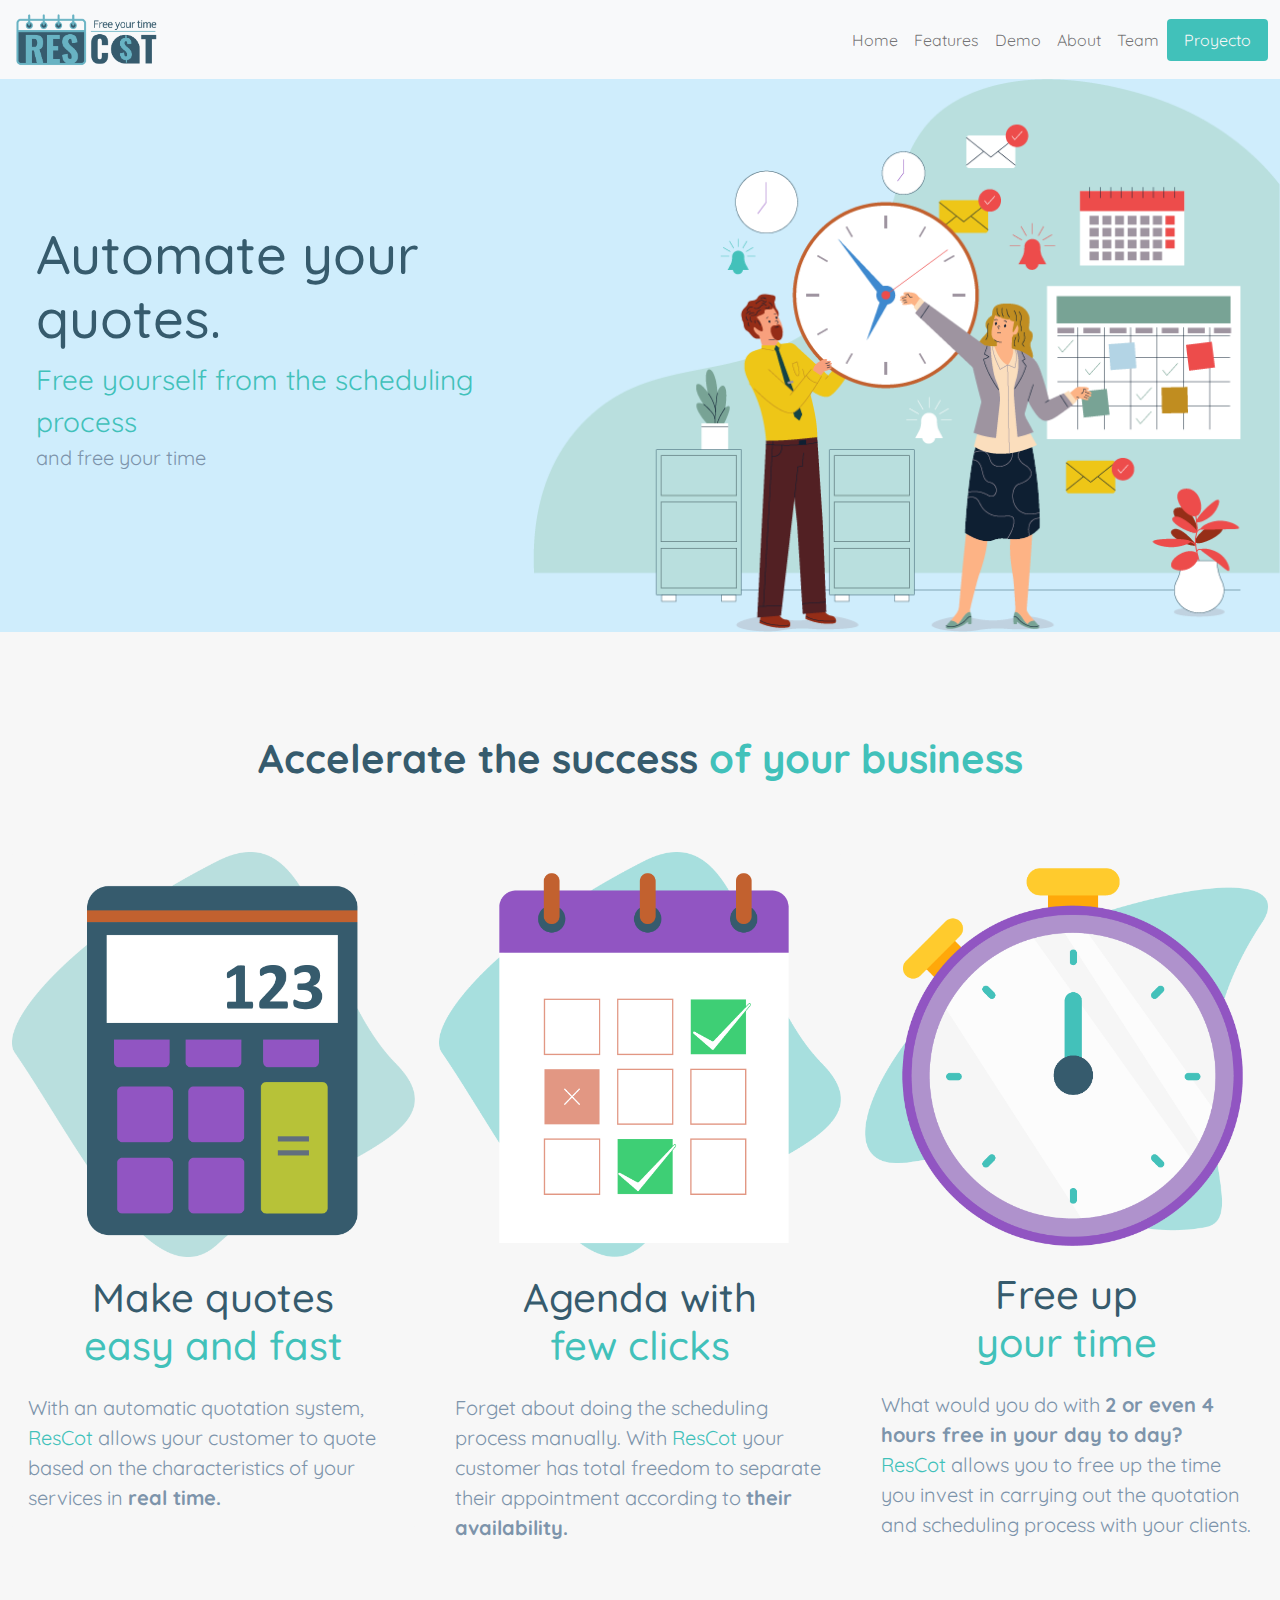
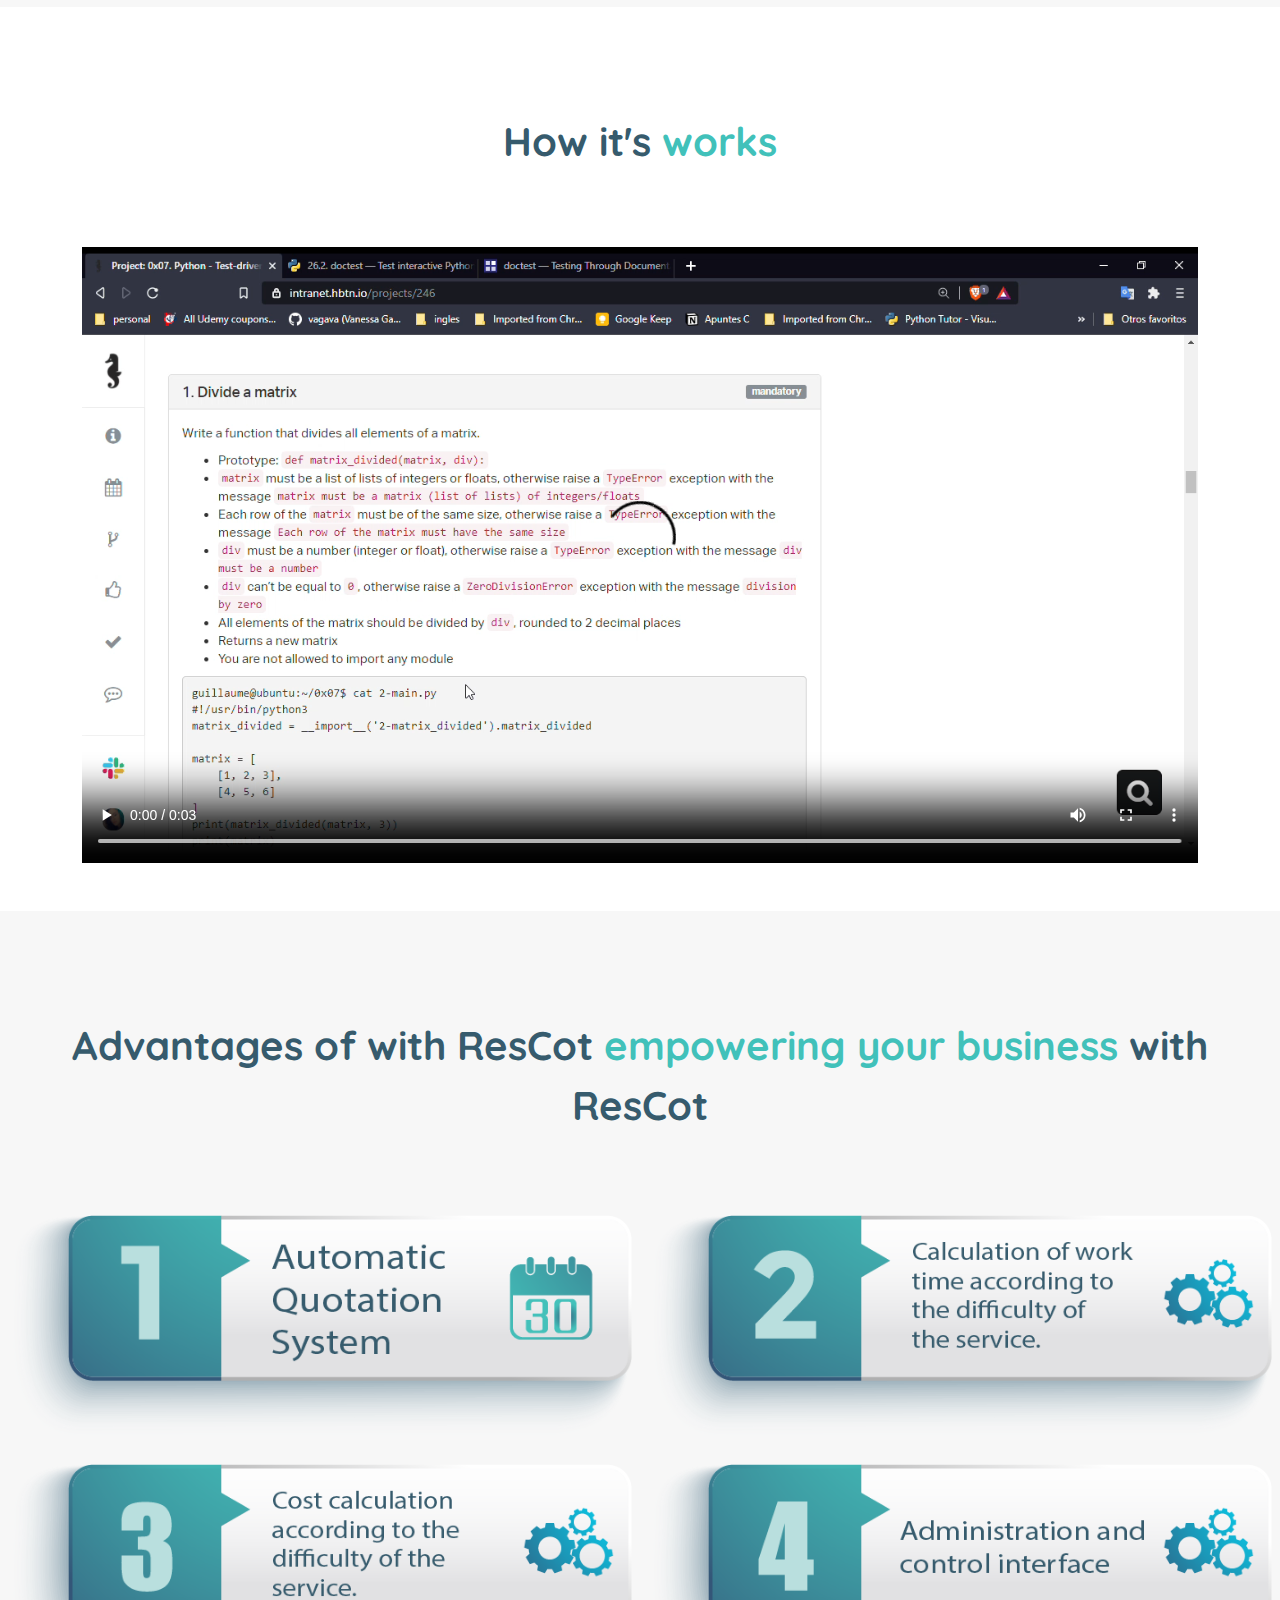
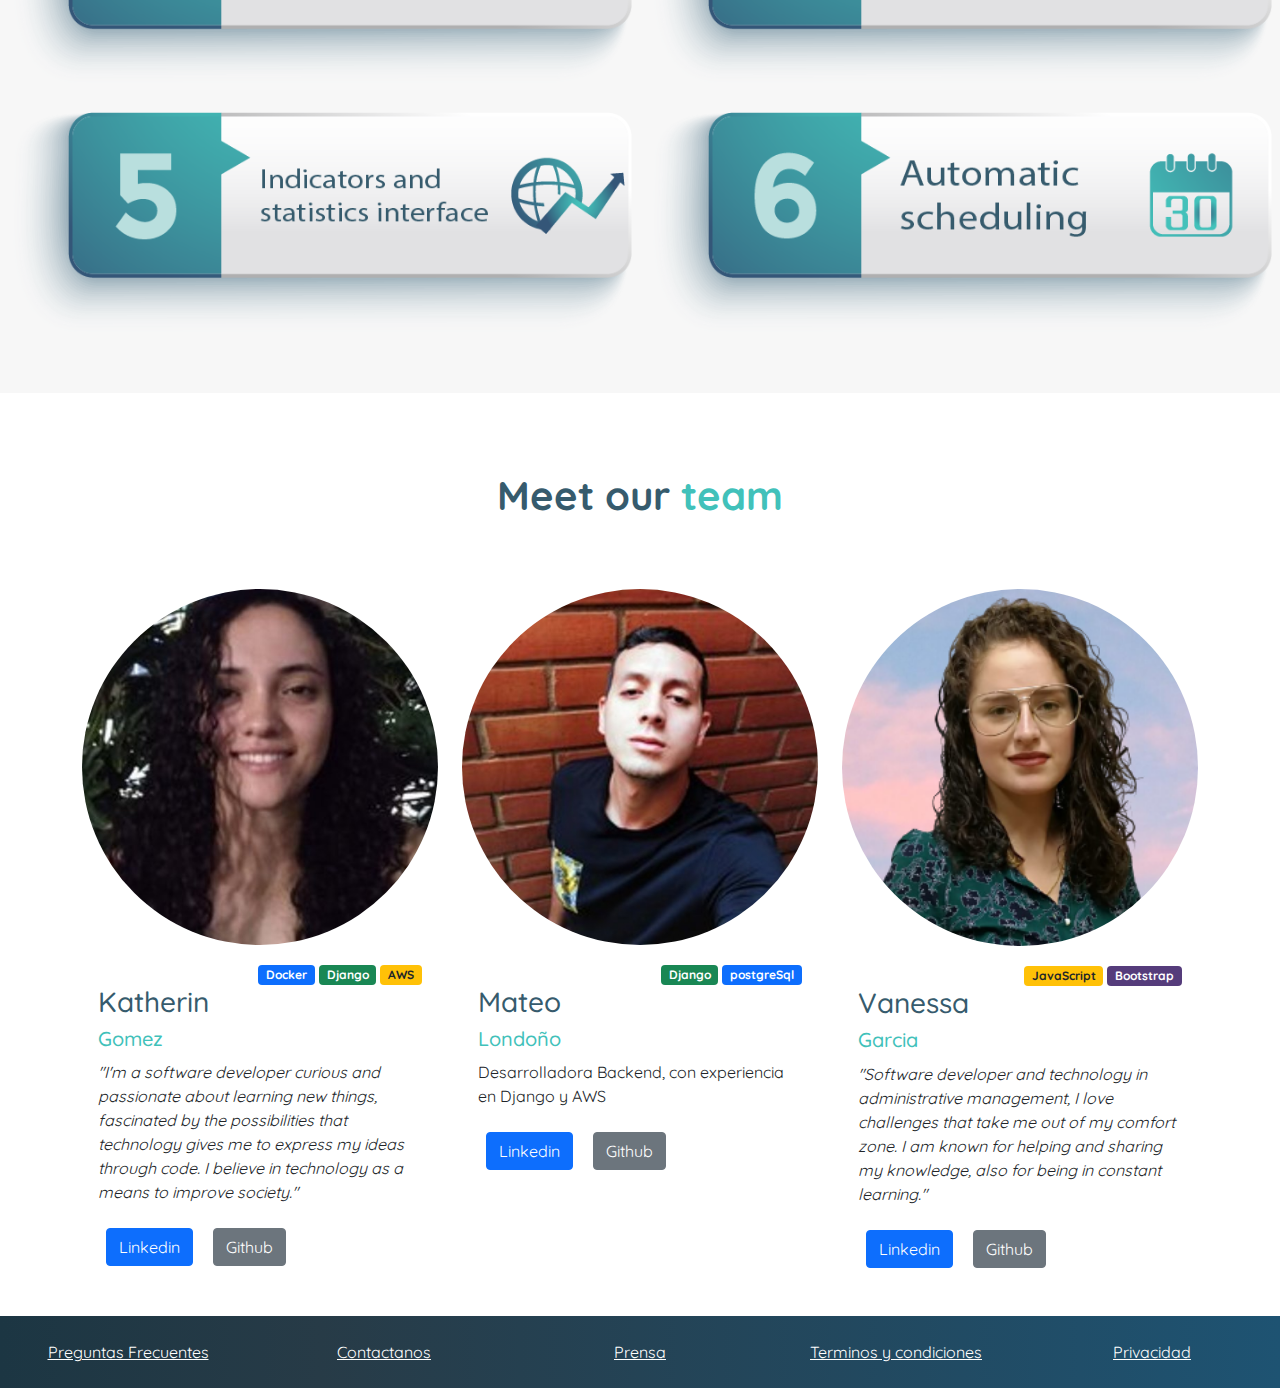
<file: front/index.html>
<!DOCTYPE html>
<html lang="en">
  <head>
    <!-- Required meta tags -->
    <meta charset="UTF-8" />
    <meta http-equiv="X-UA-Compatible" content="IE=edge" />
    <meta
      name="viewport"
      content="width=device-width, initial-scale=1.0, shrink-to-fit=no"
    />
    <!-- Bootstrap CSS -->
    <link
      rel="stylesheet"
      href="./css/custom.css"
    />
    <link rel="preconnect" href="https://fonts.googleapis.com">
    <link rel="preconnect" href="https://fonts.gstatic.com" crossorigin>
    <link href="https://fonts.googleapis.com/css2?family=Quicksand:wght@300;500;700&display=swap" rel="stylesheet">
    <!-- Local CSS -->
    <link rel="stylesheet" href="./css/styles.css" />
    <link rel="shortcut icon" href="/images/logo/logo-sin-fondo/logo_simbolo_80x80px.png">
    <title>ResCot</title>
  </head>
  <body data-bs-spy="scroll" data-bs-target="#navbar" data-bs-offset="101">
    <!-- Header-->
    <!--Navbar-->
    <nav
      id="header"
      class="navbar navbar-expand-lg navbar-light bg-light sticky-top"
    >
      <div class="container-fluid">
        <a class="navbar-brand" href="#main">
          <img
            src="images/logo/la_descontrolada_de_mateo.png"
            alt="Logo rescot"
          />
        </a>
        <button
        class="navbar-toggler"
        type="button"
        data-bs-toggle="collapse"
        data-bs-target="#navbar"
        aria-controls="navbar"
        aria-expanded="false"
        aria-label="Toggle navigation">
          <span class="navbar-toggler-icon"></span>
        </button>
        <div class="collapse navbar-collapse" id="navbar">
          <ul class="navbar-nav ms-auto my-2">
            <li class="nav-item">
              <a class="nav-link" href="#main"
                >Home<span class="sr-only"></span></a
              >
            </li>
            <li class="nav-item">
              <a class="nav-link" href="#features">Features</a>
            </li>
            <li class="nav-item">
              <a class="nav-link" href="#demo">Demo</a>
            </li>
            <li class="nav-item">
              <a class="nav-link" href="#about">About</a>
            </li>
            <li class="nav-item">
              <a class="nav-link" href="#team">Team</a>
            </li>
          </ul>
          <form class="form-inline my-3 my-lg-0">
            <a class="nav-link btn btn-rescot my-2 my-sm-0" href="quotation.html">Proyecto</a>
          </form>
        </div>
      </div>
    </nav>
    <!--end Navbar-->
    <!-- End header-->
    <!--main-->
    <main id="main">
      <div class="container-fluid">
        <div class="row">
          <div class="col-12 col-md-5 d-flex align-items-center">
            <div class="container-fluid">
              <h1 class="darkColor">
                Automate your quotes.<br></h1>
              <span class="BlueColor text-center fs-3">Free yourself from the scheduling process</span>
              <p class="third-text fs-5">and free your time</p>
          </div>
          </div>
          <div class="col-12 col-md-7 p-0">
            <img src="images/principal-sin-fondo.png" class="img-fluid w-100" alt="...">
          </div>
        </div>
      </div>
    </main>
    <!--End main-->
    <!--Features-->
    <section id="features" class="py-sm-3 py-md-5">
      <div class="container-fluid">
        <div class="row">
          <div class="col-12 text-center p-sm-5 p-md-5">
            <p class="first-text fw-bold fs-1">
              Accelerate the success <span class="second-text text-center fs-1">of your business</span></p>
          </div>
        </div>
        <!--Cards-->
        <div class="row">
          <div class="col-12 col-md-4">
            <div class="card" >
              <img class="card-img-top p-5 p-md-0" src="images/calculadora.png" alt="calculadora">
              <div class="card-body">
                <h1 class="text-center first-text">Make quotes<br><span class="second-text"> easy and fast</h1></span>
                <p class="card-text third-text pt-3 fs-5">With an automatic quotation system, <span class="second-text">ResCot</span> allows your customer to quote based on the characteristics of your services in <span class="fw-bold">real time.</span></p>
              </div>
            </div>
          </div>
          <div class="col-12  col-md-4">
            <div class="card">
              <img class="card-img-top rounded p-5 p-md-0" src="images/calendario.png" alt="Agenda">
              <div class="card-body">
                <h1 class="text-center first-text">Agenda with <br><span class="second-text">few clicks</h1></span>
                <p class="card-text third-text pt-3 fs-5">Forget about doing the scheduling process manually. With <span class="second-text">ResCot</span> your customer has total freedom to separate their appointment according to <span class="fw-bold">their availability.</span></p>
              </div>
            </div>
          </div>
          <div class="col-12 col-md-4 pt-3">
            <div class="card">
              <img class="card-img-top p-5 p-md-0" src="images/reloj.png" alt="tiempo">
              <div class="card-body">
                <h1 class="text-center first-text pt-2">Free up <br><span class="second-text">your time</h1></span>
                <p class="card-text third-text pt-3 fs-5">What would you do with <span class="fw-bold">2 or even 4 hours free in your day to day?</span> <br>
                  <span class="second-text">ResCot</span> allows you to free up the time you invest in carrying out the quotation and scheduling process with your clients.</p>
              </div>
            </div>
          </div>
        </div>
      </div>
    </section>

    <!--End Features-->
    <!--Demo-->
    <section id="demo" class="py-sm-1 py-md-5">
      <div class="row mt-sm-1 mt-md-2">
        <div class="col-12 text-center p-sm-1 p-md-5">
          <p class="first-text fw-bold fs-1">
            How it's <span class="second-text text-center fs-1">works</span>
          </p>
        </div>
      </div>
      <div class="container">
        <div class="ratio ratio-16x9">
          <video class="embed-responsive-item" src="images/Project_ 0x07. Python - Test-driven development _ Holberton Intranet - Brave 2021-05-24 21-43-46.mp4" controls></video>
        </div>
      </div>
    </section>
    <!-- End Demo-->
    <!--Motivacion-->
    <section id="about" class="container-fluid py-sm-2 py-md-5">
      <div class="row mt-sm-2 mt-md-2">
        <div class="col-12 text-center p-sm-2 p-md-5">
          <p class="first-text fw-bold fs-1">
            Advantages of with ResCot
            <span class="second-text text-center fs-1">empowering your business</span>
            with ResCot
          </p>
        </div>
      </div>
      <div class="row mt-sm-1 mt-md-2">
        <div class="col-12 col-md-6 text-center p-sm-1 p-md-2">
            <img src="./images/1-Automatic-quotation-system.png"
            alt="1 Automatic quotation system"
            class="w-100 px-3 p-md-0">
        </div>
        <div class="col-12 col-md-6 text-center p-sm-1 p-md-2">
          <img src="./images/2-Calculation-of-work-time-according-to-the-difficulty-of-the-service..png"
          alt="1 Automatic quotation system"
          class="w-100 px-3 p-md-0">
        </div>
      </div>
      <div class="row mt-sm-1 mt-md-2">
        <div class="col-12 col-md-6 text-center p-sm-1 p-md-2">
          <img src="./images/3-Cost-calculation-according-to-th- difficulty-of-the-service..png"
          alt="1 Automatic quotation system"
          class="w-100 px-3 p-md-0">
        </div>
        <div class="col-12 col-md-6 text-center p-sm-1 p-md-2">
          <img src="./images/4-Administration-and-control-interface.png"
          alt="1 Automatic quotation system"
          class="w-100 px-3 p-md-0">
        </div>
      </div>
      <div class="row mt-sm-1 mt-md-2">
        <div class="col-12 col-md-6 text-center p-sm-1 p-md-2">
          <img src="./images/5-Indicators-an- statistics-interface.png"
          alt="1 Automatic quotation system"
          class="w-100 px-3 p-md-0">
        </div>
        <div class="col-12 col-md-6 text-center p-sm-1 p-md-2">
          <img src="./images/6-Automatic-scheduling.png"
          alt="1 Automatic quotation system"
          class="w-100 px-3 p-md-0">
        </div>
      </div>
    </section>
    <!--End motivacion-->

    <!-- Team-->
    <section id="team" class="mt-sm-2 mt-md-4">
      <div class="container">
        <div class="row">
          <div class="col-12 text-center p-md-2 p-md-5">
            <p class="first-text fw-bold fs-1">
            Meet our <span class="second-text text-center fs-1">team</span>
          </p>
          </div>
        </div>
        <!--Cards-->
        <div class="row">
          <div class="col-10 offset-1 col-sm-4 offset-sm-0 col-sm-4 offset-sm-0 col-md-4 mb-4" id="katherin">
            <div class="card">
              <img
                class="rounded-circle px-5 px-md-0"
                src="images/team/Katherin_Gomez.jpg"
                alt="fotode Katherin_Gomez"
              />
              <div class="card-body">
                <div class="badges text-end">
                  <span class="badge bg-primary">Docker</span>
                  <span class="badge bg-success">Django</span>
                  <spam class="badge bg-warning text-dark">AWS</spam>
                </div>
                <h3 class="card-title first-text">Katherin<br><span class="second-text fs-5">Gomez</span></h3>
                <p class="card-text fst-italic">
                  "I'm a software developer curious and passionate about learning new things,
                  fascinated by the possibilities that technology gives me to express my ideas through code.
                  I believe in technology as a means to improve society."
                </p>
                <a href="https://www.linkedin.com/in/devkatherigomez/" class="btn btn-primary m-2" target="_blank">Linkedin</a>
                <a href="https://github.com/katgzco" class="btn btn-secondary m-2" target="_blank">Github</a>
              </div>
            </div>
          </div>
          <div class="col-10 offset-1  col-sm-4 offset-sm-0 col-md-4 mb-4" id="Mateo">
            <div class="card">
              <img
                class="rounded-circle px-5 px-md-0"
                src="images/team/Mateo_londono.jpg"
                alt="fotode Mateo_londono"
              />
              <div class="card-body">
                <div class="badges text-end">
                  <span class="badge bg-success">Django</span>
                  <spam class="badge bg-primary">postgreSql</spam>
                </div>
                <h3 class="card-title first-text">Mateo<br><span class="second-text fs-5">Londoño</span></h3>
                <p class="card-text">
                  Desarrolladora Backend, con experiencia en Django y AWS
                </p>
                <a href="https://www.linkedin.com/in/mateo-londoño-urrea/" class="btn btn-primary m-2" target="_blank">Linkedin</a>
                <a href="https://github.com/Matteo-lu" class="btn btn-secondary m-2" target="_blank">Github</a>
              </div>
            </div>
          </div>
          <div class="col-10 offset-1  col-sm-4 offset-sm-0 col-md-4 mb-4" id="Vanessa">
            <div class="card">
              <img
                class="rounded-circle px-5 px-md-0"
                src="images/team/Vanessa_Garcia.png"
                alt="fotode Vanessa_Garcia"
              />
              <div class="card-body">
                <div class="badges text-end">
                  <span class="badge bg-warning text-dark">JavaScript</span>
                  <spam class="badge bg-primary" id="bootstrap"
                    >Bootstrap</spam
                  >
                </div>
                <h3 class="card-title first-text">Vanessa<br><span class="second-text fs-5">Garcia</span></h3>
                <p class="card-text fst-italic">
                  "Software developer and technology in administrative management,
                  I love challenges that take me out of my comfort zone. I am known
                  for helping and sharing my knowledge, also for being in constant
                  learning."
                </p>
                <div class="">
                  <a href="https://www.linkedin.com/in/vanessa-sofware-developer/" class="btn btn-primary m-2" target="_blank">Linkedin</a>
                  <a href="https://github.com/vagava" class="btn btn-secondary m-2" target="_blank">Github</a>
                </div>
              </div>
            </div>
          </div>
        </div>
        <!--End Cards-->
      </div>
    </section>
    <!-- End Team -->

    <!--footer-->
    <footer id="footer" class="pb-4 pt-4">
      <div class="container-fluid">
        <div class="row text-center">
          <div class="col-12 col-lg">
            <a href="#">Preguntas Frecuentes</a>
          </div>
          <div class="col-12 col-lg">
            <a href="#">Contactanos</a>
          </div>
          <div class="col-12 col-lg">
            <a href="#">Prensa</a>
          </div>
          <div class="col-12 col-lg">
            <a href="#">Terminos y condiciones</a>
          </div>
          <div class="col-12 col-lg">
            <a href="#">Privacidad</a>
          </div>
        </div>
      </div>
    </footer>
    <!-- end footer-->
    <!-- Modal -->
    <div
      class="modal fade"
      id="modal-registro"
      tabindex="-1"
      role="dialog"
      aria-labelledby="exampleModalCenterTitle"
      aria-hidden="true"
    >
      <div class="modal-dialog modal-dialog-centered" role="document">
        <div class="modal-content">
          <div class="modal-header">
            <h5 class="modal-title" id="exampleModalLongTitle">Registrate</h5>
            <button
              type="button"
              class="close"
              data-dismiss="modal"
              aria-label="Close"
            >
              <span aria-hidden="true">&times;</span>
            </button>
          </div>
          <div class="modal-body">
            <form>
              <div class="form-row">
                <div class="form-group col">
                  <div class="input-group mb-3">
                    <div class="input-group-prepend">
                      <span class="input-group-text" id="basic-addon1">@</span>
                    </div>
                    <input
                      type="text"
                      class="form-control"
                      placeholder="Username"
                      aria-label="Username"
                      aria-describedby="basic-addon1"
                    />
                  </div>
                </div>
              </div>
            </form>
            <div class="alert alert-warning" role="alert">
              Recibiras un correo de confirmacion.
            </div>
          </div>
          <div class="modal-footer">
            <button
              type="button"
              class="btn btn-secondary"
              data-dismiss="modal"
            >
              Close
            </button>
            <button type="button" class="btn btn-rescot">Enviar</button>
          </div>
        </div>
      </div>
    </div>
    <!-- Separate Popper and Bootstrap JS -->
    <!---->
    <script src="https://cdn.jsdelivr.net/npm/@popperjs/core@2.9.2/dist/umd/popper.min.js" integrity="sha384-IQsoLXl5PILFhosVNubq5LC7Qb9DXgDA9i+tQ8Zj3iwWAwPtgFTxbJ8NT4GN1R8p" crossorigin="anonymous"></script>
    <script src="https://cdn.jsdelivr.net/npm/bootstrap@5.0.2/dist/js/bootstrap.min.js" integrity="sha384-cVKIPhGWiC2Al4u+LWgxfKTRIcfu0JTxR+EQDz/bgldoEyl4H0zUF0QKbrJ0EcQF" crossorigin="anonymous"></script>
    <!-- JavaScript -->
  </body>
</html>
</file>
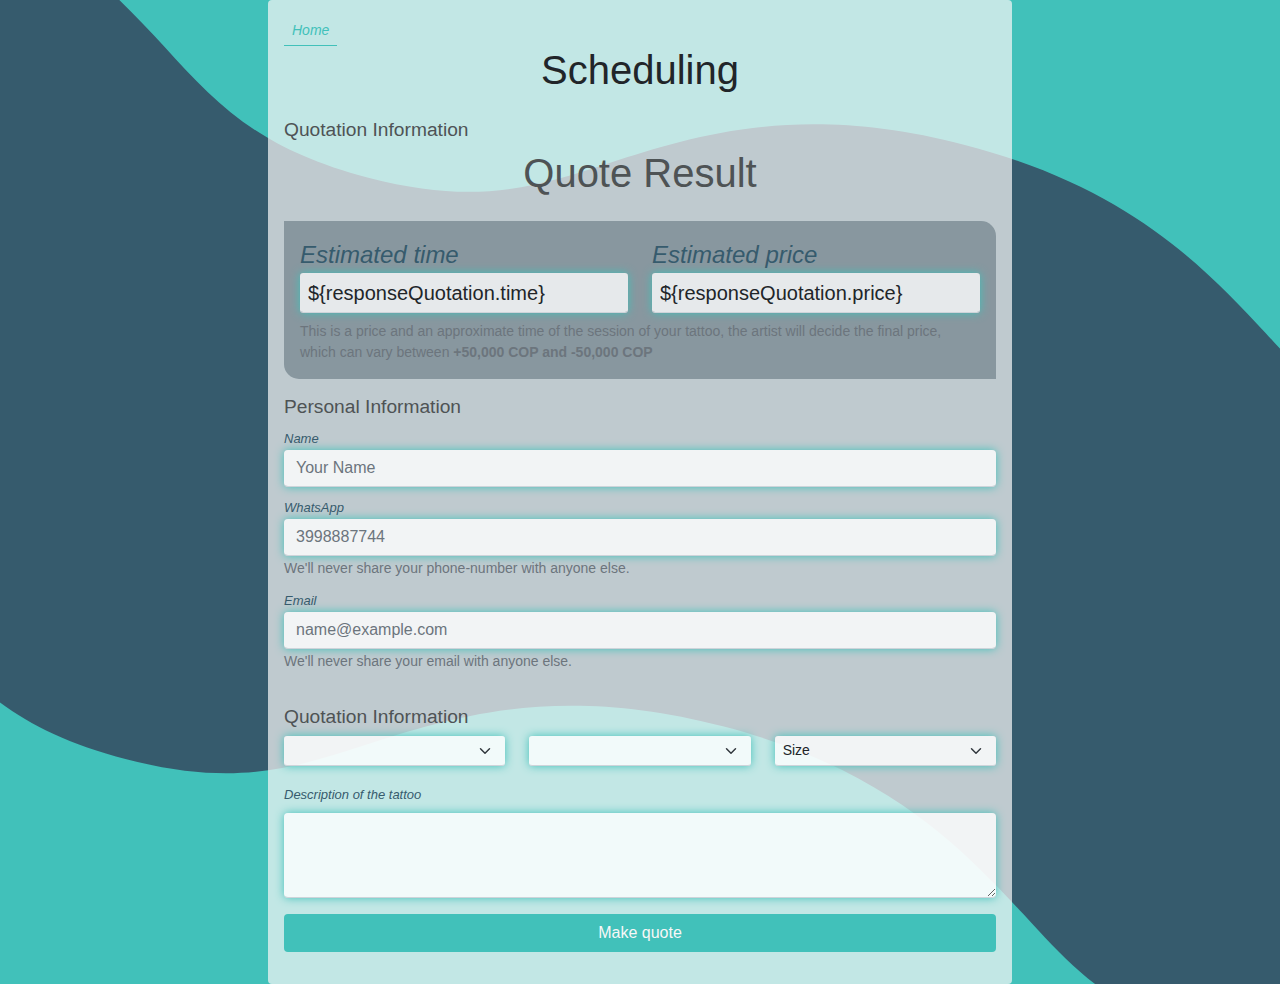
<file: front/agenda.html>
<!DOCTYPE html>
<html lang="en">
  <head>
    <meta charset="UTF-8" />
    <meta http-equiv="X-UA-Compatible" content="IE=edge" />
    <meta
      name="viewport"
      content="width=device-width, initial-scale=1.0, shrink-to-fit=no"
    />
    <!-- Bootstrap CSS -->
    <link
      rel="stylesheet"
      href="./css/custom.css"
    />
    <link rel="stylesheet" href="./css/styles.css" />
    <title>ResCot - Quotation</title>
  </head>
  <body id="body-quotation">
    <div class="container d-flex flex-column">
      <div class="row align-items-center justify-content-center g-0
          min-vh-100">
        <div class="col-12 col-md-10 col-lg-8 col-xxl-4 py-8 py-xl-0">
          <!-- Card -->
          <div class="card smooth-shadow-md" id="card-quotation">
            <!-- Card body -->
            <div class="card-body p-6">
              <div class="bd-example">
                <a class="btn btn-sm btn-outline-rescot fst-italic" href="index.html">Home</a>
              </div>
              <div class="mb-4">
                <h1 class="text-center">Scheduling</h1>
              </div>
              <!-- Form -->
              <form>
                <!--Result of quotation-->
                <h6 class="mb-2">Quotation Information</h6>
                <div class="mb-3" id="agenta-result-quotation">
                  <h6 class="mb-4 text-center fs-1">Quote Result</h6>
                    <div class="mb-3 px-3" id="quoteResult">
                      <div class="row py-3">
                        <div class="col-12 col-md-6 mb-1">
                          <label for="estimatedTime" class="pb-0 fs-4">Estimated time</label>
                          <input type="text" id="estimatedTime" class="form-control form-control-sm fs-5" value="${responseQuotation.time}" placeholder="Estimated time" aria-label="Estimated time" readonly />
                        </div>
                        <div class="col-12 col-md-6 mb-1">
                          <label for="estimatedPrice" class="pb-0 fs-4">Estimated price</label>
                          <input type="text" id="estimatedPrice" class="form-control form-control-sm fs-5" value="${responseQuotation.price}" placeholder="Estimated price" aria-label="Estimated price" readonly />
                        </div>
                        <small id="emailHelp" class="form-text text-muted ">This is a price and an approximate time of the session of your tattoo, the artist will decide the final price, which can vary between <spam class="fw-bold">+50,000 COP and -50,000 COP</spam></small>
                      </div>
                    </div>
                  <!-- artistInfo -->
                </div>
                <!-- User Information -->
                <h6 class="mb-2">Personal Information</h6>
                <div class="mb-3" id="userInformation">
                  <div class="row">
                    <div class="col mb-2">
                      <label for="userName" class="pb-0">Name</label>
                      <input type="text" class="form-control" id="userName" placeholder="Your Name" required>
                    </div>
                  </div>
                  <!-- phone number -->
                  <div class="row">
                    <div class="col mb-2">
                      <label for="userPhone" class="pb-0">WhatsApp</label>
                      <input type="tel" class="form-control" id="userPhone" pattern="3.+" minlength="10" maxlength="10" placeholder="3998887744" required>
                      <small id="emailHelp" class="form-text text-muted ">We'll never share your phone-number with anyone else.</small>
                    </div>
                  </div>
                  <!-- Email -->
                  <div class="row">
                    <div class="col mb-3">
                      <label for="userMail" class="pb-0">Email</label>
                      <input type="email" class="form-control" id="userMail"  pattern=".+@.+\.com" placeholder="name@example.com">
                      <small id="emailHelp" class="form-text text-muted ">We'll never share your email with anyone else.</small>
                    </div>
                  </div>
                </div>
                <!--Quotation Information-->
                <h6 class="mb-2">Quotation Information</h6>
                <div class="mb-3">
                  <div class="row">
                    <div class="col mb-3">
                      <!--Styles-->
                      <select id="selectStyle" class="form-select form-select-sm" aria-label="form-select-sm example" required>
                      <!-- artistRenderStyles -->
                      </select>
                    </div>
                    <div class="col mb-3">
                      <!--Body part-->
                      <select id="selectBody" class="form-select form-select-sm" aria-label=".form-select-sm example" required>
                      <!-- artistRenderBody -->
                      </select>
                    </div>
                    <div class="col mb-3">
                      <!--Styles-->
                      <select id="selectSize"class="form-select form-select-sm" aria-label=".form-select-sm example" required>
                        <option disable hidden value="">Size</option>
                        <option value="1-7">1-7</option>
                        <option value="8">8</option>
                        <option value="9">9</option>
                        <option value="10">10</option>
                        <option value="11">11</option>
                        <option value="12">12</option>
                        <option value="13">13</option>
                        <option value="14">14</option>
                        <option value="15">15</option>
                        <option value="17">17</option>
                        <option value="18">18</option>
                        <option value="19">19</option>
                        <option value="20">20</option>
                        <option value="21">21</option>
                        <option value="22">22</option>
                        <option value="23">23</option>
                        <option value="24">24</option>
                        <option value="25-30">25-30</option>
                      </select>
                    </div>
                  </div>
                  <!--
                  <div class="row">
                    <div class="mb-3">
                      <label for="quotationImage" class="form-label">Reference images</label>
                      <input class="form-control" type="file" id="quotationImage" multiple>
                    </div>
                  </div>-->
                  <div class="row">
                    <div class="mb-3">
                      <label for="quotationDescription" class="form-label">Description of the tattoo</label>
                      <textarea class="form-control" id="quotationDescription" rows="3"></textarea>
                    </div>
                  </div>
                  <!-- Button -->
                  <div class="d-grid">
                    <button type="submit" class="btn btn-rescot" id="makeQuote">
                      Make quote
                    </button>
                  </div>
                </div>
                <section id="secctionQuoteResult">
                  <!-- quoteResult -->
                </section>
              </form>
            </div>
          </div>
        </div>
      </div>
    </div>

    <!-- Separate Popper and Bootstrap JS -->
    <script src="https://cdn.jsdelivr.net/npm/@popperjs/core@2.9.2/dist/umd/popper.min.js" integrity="sha384-IQsoLXl5PILFhosVNubq5LC7Qb9DXgDA9i+tQ8Zj3iwWAwPtgFTxbJ8NT4GN1R8p" crossorigin="anonymous"></script>
    <script src="https://cdn.jsdelivr.net/npm/bootstrap@5.0.2/dist/js/bootstrap.min.js" integrity="sha384-cVKIPhGWiC2Al4u+LWgxfKTRIcfu0JTxR+EQDz/bgldoEyl4H0zUF0QKbrJ0EcQF" crossorigin="anonymous"></script>
    <!-- JavaScript -->
    <script src="js/quotation.js"></script>
  </body>
</html>
</file>
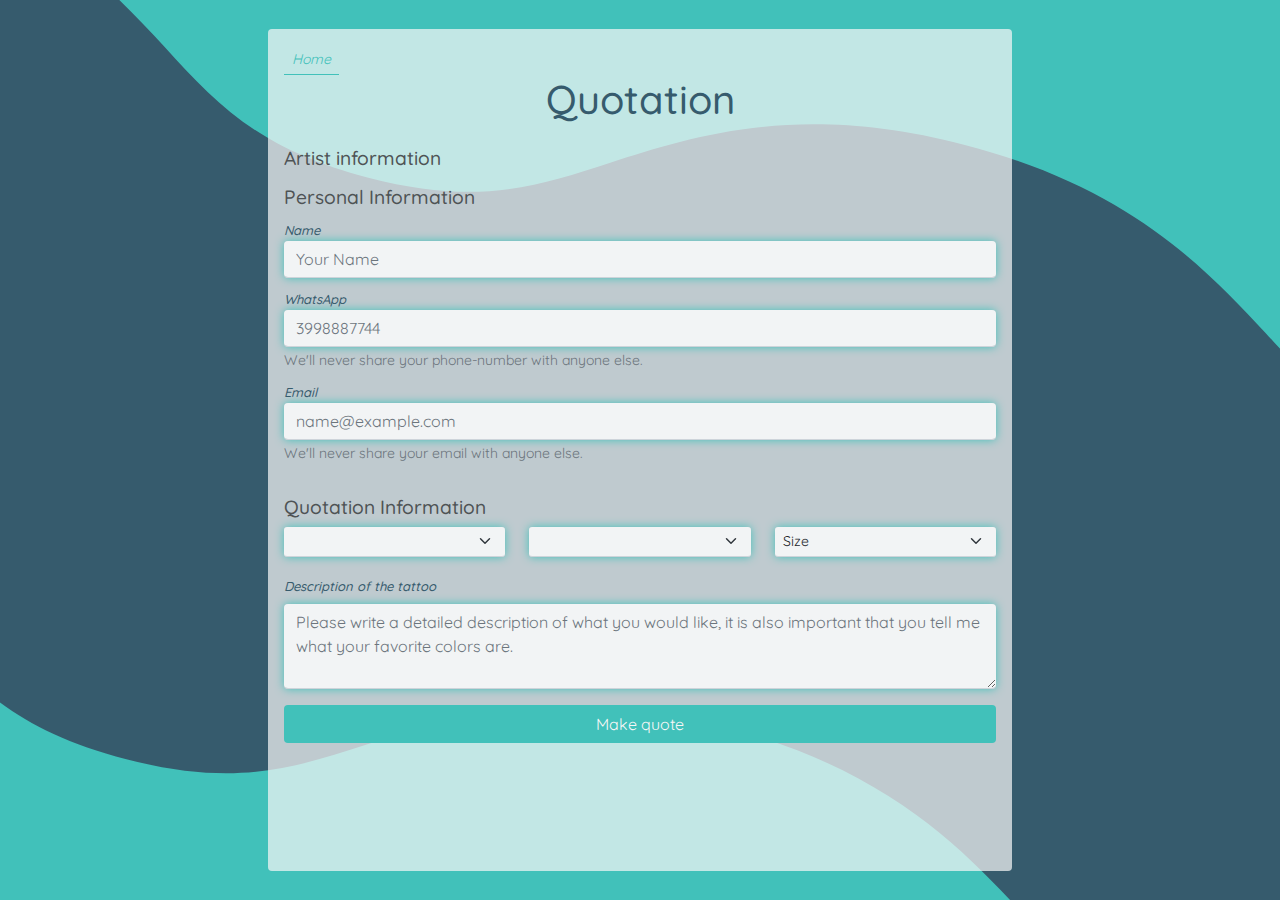
<file: front/quotation.html>
<!DOCTYPE html>
<html lang="en">
  <head>
    <meta charset="UTF-8" />
    <meta http-equiv="X-UA-Compatible" content="IE=edge" />
    <meta
      name="viewport"
      content="width=device-width, initial-scale=1.0, shrink-to-fit=no"
    />
    <!-- Bootstrap CSS -->
    <link
      rel="stylesheet"
      href="./css/custom.css"
    />
    <link rel="preconnect" href="https://fonts.googleapis.com">
    <link rel="preconnect" href="https://fonts.gstatic.com" crossorigin>
    <link href="https://fonts.googleapis.com/css2?family=Quicksand:wght@300;500;700&display=swap" rel="stylesheet">
    <link rel="stylesheet" href="./css/styles.css" />
    <link rel="shortcut icon" href="/images/logo/logo-sin-fondo/logo_simbolo_80x80px.png">

    <title>ResCot - Quotation</title>
  </head>
  <body id="body-quotation">
    <div class="container d-flex flex-column">
      <div class="row align-items-center justify-content-center g-0
          min-vh-100">
        <div class="col-12 col-md-10 col-lg-8 col-xxl-4 py-8 py-xl-0">
          <!-- Card -->
          <div class="card smooth-shadow-md" id="card-quotation">
            <!-- Card body -->
            <div class="card-body p-6">
              <div class="bd-example">
                <a class="btn btn-sm btn-outline-rescot fst-italic" href="index.html">Home</a>
              </div>
              <div class="mb-4">
                <h1 class="text-center first-text">Quotation</h1>
              </div>
              <!--Artist infomation-->
              <h6 class="mb-2">Artist information</h6>
              <div class="mb-3" id="artistInformation">
                <!-- artistInfo -->
              </div>
              <!-- Form -->
              <form>
              <!-- User Information -->
                <h6 class="mb-2">Personal Information</h6>
                <div class="mb-3" id="userInformation">
                <div class="row">
                  <div class="col mb-2">
                    <label for="userName" class="pb-0">Name</label>
                    <input type="text" class="form-control" id="userName" placeholder="Your Name" required>
                  </div>
                </div>
                <!-- phone number -->
                <div class="row">
                  <div class="col mb-2">
                    <label for="userPhone" class="pb-0">WhatsApp</label>
                    <input type="tel" class="form-control" id="userPhone" pattern="3.+" minlength="10" maxlength="10" placeholder="3998887744" required>
                    <small id="emailHelp" class="form-text text-muted ">We'll never share your phone-number with anyone else.</small>
                  </div>
                </div>
                <!-- Email -->
                <div class="row">
                  <div class="col mb-3">
                    <label for="userMail" class="pb-0">Email</label>
                    <input type="email" class="form-control" id="userMail"  pattern=".+@.+\.com" placeholder="name@example.com">
                    <small id="emailHelp" class="form-text text-muted ">We'll never share your email with anyone else.</small>
                  </div>
                </div>
                </div>
              <!--Quotation Information-->
                <h6 class="mb-2">Quotation Information</h6>
                <div class="mb-3">
                  <div class="row">
                  <div class="col mb-3">
                    <!--Styles-->
                    <select id="selectStyle" class="form-select form-select-sm" aria-label="form-select-sm example" required>
                    <!-- artistRenderStyles -->
                    </select>
                  </div>
                  <div class="col mb-3">
                    <!--Body part-->
                    <select id="selectBody" class="form-select form-select-sm" aria-label=".form-select-sm example" required>
                    <!-- artistRenderBody -->
                    </select>
                  </div>
                  <div class="col mb-3">
                    <!--Styles-->
                    <select id="selectSize"class="form-select form-select-sm" aria-label=".form-select-sm example" required>
                      <option disable hidden value="">Size</option>
                      <option value="1">1</option>
                      <option value="2">2</option>
                      <option value="3">3</option>
                      <option value="4">4</option>
                      <option value="5">5</option>
                      <option value="6">6</option>
                      <option value="7">7</option>
                      <option value="8">8</option>
                      <option value="9">9</option>
                      <option value="10">10</option>
                      <option value="11">11</option>
                      <option value="12">12</option>
                      <option value="13">13</option>
                      <option value="14">14</option>
                      <option value="15">15</option>
                      <option value="17">17</option>
                      <option value="18">18</option>
                      <option value="19">19</option>
                      <option value="20">20</option>
                      <option value="21">21</option>
                      <option value="22">22</option>
                      <option value="23">23</option>
                      <option value="24">24</option>
                      <option value="25">25</option>
                      <option value="26">26</option>
                      <option value="27">27</option>
                      <option value="28">28</option>
                      <option value="29">29</option>
                      <option value="30">30</option>
                    </select>
                  </div>
                  </div>
                  <!--
                  <div class="row">
                    <div class="mb-3">
                      <label for="quotationImage" class="form-label">Reference images</label>
                      <input class="form-control" type="file" id="quotationImage" multiple>
                    </div>
                  </div>-->
                  <div class="row">
                    <div class="mb-3">
                    <label for="quotationDescription" class="form-label">Description of the tattoo</label>
                    <textarea class="form-control" id="quotationDescription"
                    rows="3" placeholder="Please write a detailed description of what you would like, it is also important that you tell me what your favorite colors are."></textarea>
                    </div>
                  </div>
                  <!-- Button -->
                  <div class="d-grid">
                  <button type="submit" class="btn btn-rescot" id="makeQuote">
                    Make quote
                  </button>
                  </div>
                </div>
              </form>
              <section id="secctionQuoteResult">
                <!-- quoteResult -->
              </section>
              <section id="secctionAgenda" class="mb-5 pb-5">
                <!-- Agenda-->
              </section>
            </div>
          </div>
        </div>
      </div>
    </div>
    <!-- Modal -->
    <div class="modal fade" id="exampleModal" tabindex="-1" aria-labelledby="exampleModalLabel" aria-hidden="true">
      <div class="modal-dialog">
        <div class="modal-content">
          <div class="modal-header">
            <h1 class="modal-title text-center fs-1 first-text" id="exampleModalLabel">Scheduling confirmation</h1>
            <button type="button" class="btn-close" data-bs-dismiss="modal" aria-label="Close"></button>
          </div>
          <div class="modal-body" id="modalBody">
            ...
          </div>
          <div class="modal-footer">
            <button type="button" class="btn btn-secondary" data-bs-dismiss="modal">Close</button>
            <button type="button" class="btn btn-rescot" id="modalSchedule" data-bs-dismiss="modal">Schedule</button>
          </div>
        </div>
      </div>
    </div>
    <!-- Separate Popper and Bootstrap JS -->
    <script src="https://cdn.jsdelivr.net/npm/@popperjs/core@2.9.2/dist/umd/popper.min.js" integrity="sha384-IQsoLXl5PILFhosVNubq5LC7Qb9DXgDA9i+tQ8Zj3iwWAwPtgFTxbJ8NT4GN1R8p" crossorigin="anonymous"></script>
    <script src="https://cdn.jsdelivr.net/npm/bootstrap@5.0.2/dist/js/bootstrap.min.js" integrity="sha384-cVKIPhGWiC2Al4u+LWgxfKTRIcfu0JTxR+EQDz/bgldoEyl4H0zUF0QKbrJ0EcQF" crossorigin="anonymous"></script>
    <!-- JavaScript -->
    <script src="js/quotation.js"></script>
  </body>
</html>
</file>
<file: front/css/styles.css>
/* colors:
#41c1ba
#365b6d
#f7f7f7
*/

.text-rescot {
  color: #41c1ba !important;
}

.btn-rescot {
  background-color: #41c1ba;
  color: #f7f7f7;
}

.btn-rescot:hover {
  background-color: #365b6d;
  color: #41c1ba;
}

.btn-rescot2 {
  background-color: #365b6d;
  color: #f7f7f7;
}

.btn-rescot2:hover {
  background-color: #41c1ba;
  color: #f7f7f7;
}
.first-text {
  color: #365b6d;
}
.second-text {
  color: #41c1ba;
}
.third-text {
  color: #7d94ab;
}

#header img {
  width: 150px;
}

#main {
  background-color: #cfedfc;
}
#main img {
  max-height: 70vh;
  object-fit: cover;
  filter: grayscale(0%);
}
#main .darkColor {
  color: #365b6d;
  font-size: 54px;
}
#main .BlueColor {
  color: #41c1ba;
}

/*features*/

#features,
#about {
  background-color: #f7f7f7;
}

#features .card {
  background-color: #f7f7f7;
}
/*motivacion*/
#about img .w-100 {
  max-height: 157px;
}
/*footer*/
#footer {
  background: linear-gradient(90deg, #1c3643, #273b47 25%, #1e5372);
}

#footer a {
  color: white;
}

.card {
  border: 0;
}

#bootstrap {
  background-color: #553c7b !important;
}

/*quotation*/

.btn-outline-rescot {
  background-color: none;
  border-color: #41c1ba;
  color: #41c1ba;
  border-top: 0px;
  border-left: 0px;
  border-right: 0px;
  border-radius: 0px;
}
.btn-outline-rescot:hover {
  background-color: #41c1ba;
  color: #365b6d;
  border-bottom: 0px;
  border-radius: 5px;
}
#main-quotation img {
  max-height: 100vh;
  object-fit: cover;
  filter: grayscale(30%);
}

#main-quotation {
  position: relative;
}

#main-quotation .overlay {
  position: absolute;
  top: 0;
  bottom: 0;
  left: 0;
  right: 0;
  background-color: #41c1bb57;
  color: white;
}

#main-quotation .overlay .container,
#main-quotation .overlay .row {
  height: 100%;
}

#main-row {
  display: flex;
  justify-content: center;
  align-items: center;
}

#form-quotation {
  position: absolute;
  background-color: #365b6d8f;
  width: 120px;
}

#body-quotation {
  background-image: url("../images/fondo-cotizacion.png");
  background-repeat: no-repeat;
  background-size: auto;
}

#card-quotation {
  background-color: #f7f7f7b6;
}

#card-quotation input,
#card-quotation select,
#card-quotation textarea {
  box-shadow: 0 0 10px 0 #41c1ba;
  background-color: #ffffffc9;
  border-top: 0;
  border-left: 0;
  border-right: 0;
}

#card-quotation label {
  font-size: small;
  color: #365b6d;
  font-style: italic;
  font-weight: 500;
}

#card-quotation h6 {
  font-size: larger;
  color: #4e5355;
}

#quoteResult {
  background-color: #1c364357;
  border-radius: 0 15px 0 15px;
}
/*Agenda*/

#availability .form-check {
  border-radius: 10px 10px 10px 10px;
}
#availability .form-check label {
  color: #f7f7f7;
}

#availability .form-check-input {
  background-color: #7d94ab;
  margin-left: 0;
  box-shadow: none;
}
/*content Modal*/

#contentModal {
  font-size: larger;
  color: #4e5355;
}

/*.form-check-input:checked
#availability .form-check-input:hover {
  background-color: #365b6d;
  margin-left: 0;
}*/
</file>
